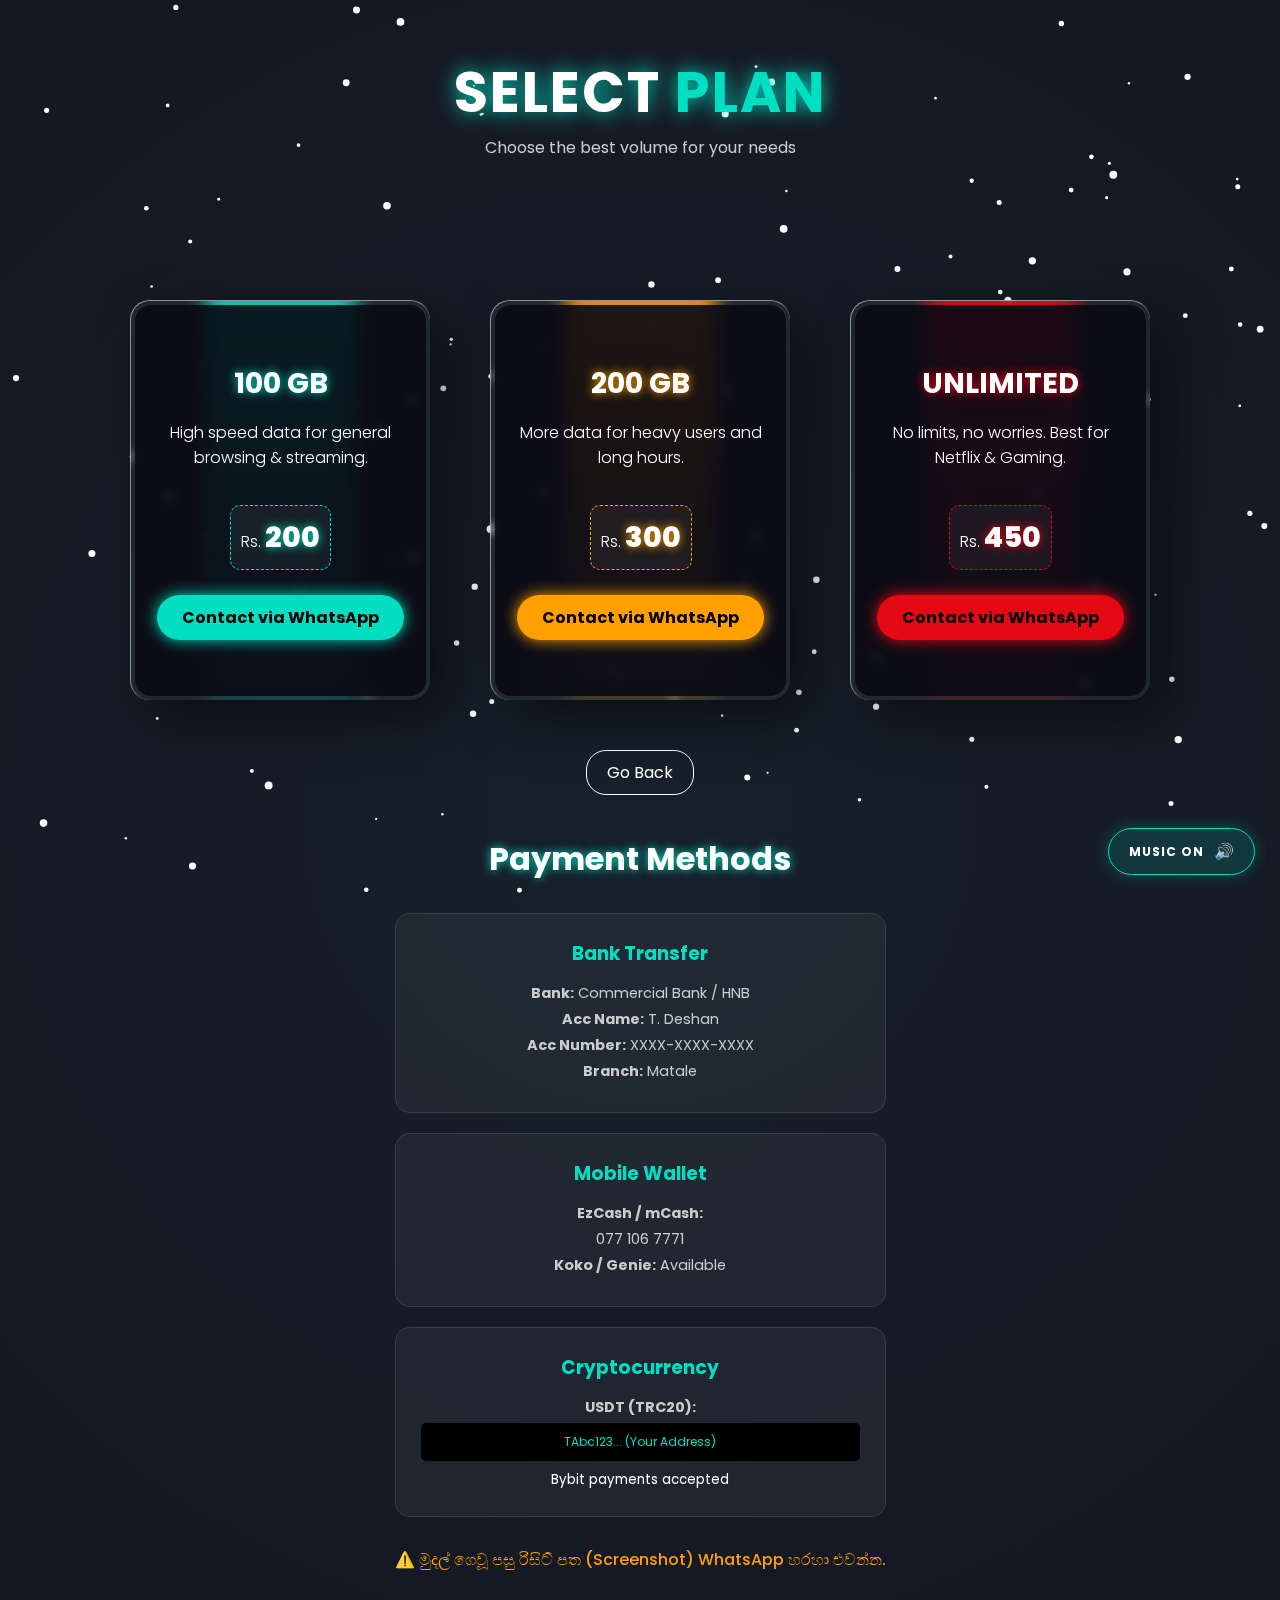
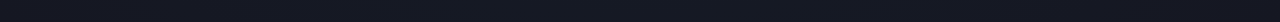
<file: pricing.html>
<!DOCTYPE html>
<html lang="en">
<head>
    <meta charset="UTF-8">
    <meta name="viewport" content="width=device-width, initial-scale=1.0">
    <title>Select Your Plan | V2Ray Store</title>
    <link rel="stylesheet" href="style.css">
    <link href="https://fonts.googleapis.com/css2?family=Poppins:wght@300;600;800&display=swap" rel="stylesheet">
</head>
<body>
    <canvas id="particleCanvas"></canvas>

    <header>
        <h1 class="logo">SELECT <span>PLAN</span></h1>
        <p>Choose the best volume for your needs</p>
    </header>

    <div class="container">
        <div class="card" style="--clr:#00dfc1;">
            <div class="content">
                <h3>100 GB</h3>
                <p>High speed data for general browsing & streaming.</p>
                <div class="price-tag">
                    <span class="currency">Rs.</span>
                    <span class="amount">200</span>
                   
                </div>
                <a href="https://wa.me/94771067771?text=I%20want%20to%20buy%20a%20V2Ray%20package100gb" class="whatsapp-btn">
    Contact via WhatsApp
</a>
            </div>
        </div>

        <div class="card" style="--clr:#ff9f00;">
            <div class="content">
                <h3>200 GB</h3>
                <p>More data for heavy users and long hours.</p>
                <div class="price-tag">
                    <span class="currency">Rs.</span>
                    <span class="amount">300</span>
                </div>
                <a href="https://wa.me/94771067771?text=I%20want%20to%20buy%20a%20V2Ray%20package200gb" class="whatsapp-btn">
    Contact via WhatsApp
</a>
            </div>
        </div>

        <div class="card" style="--clr:#e50914;">
            <div class="content">
                <h3>UNLIMITED</h3>
                <p>No limits, no worries. Best for Netflix & Gaming.</p>
                <div class="price-tag">
                    <span class="currency">Rs.</span>
                    <span class="amount">450</span>
                </div>
                <a href="https://wa.me/94771067771?text=I%20want%20to%20buy%20a%20V2Ray%20packageUNLIMITED" class="whatsapp-btn">
    Contact via WhatsApp
</a>
            </div>
        </div>
    </div>

    <div style="text-align: center; margin-top: 20px;">
        <a href="index.html" style="color: white; text-decoration: none; border: 1px solid white; padding: 10px 20px; border-radius: 20px;">Go Back</a>
    </div>

<section class="payment-container">
    <h2 class="section-title">Payment Methods</h2>
    <div class="payment-grid">
        <div class="pay-card">
            <h3>Bank Transfer</h3>
            <p><strong>Bank:</strong> Commercial Bank / HNB</p>
            <p><strong>Acc Name:</strong> T. Deshan</p>
            <p><strong>Acc Number:</strong> XXXX-XXXX-XXXX</p>
            <p><strong>Branch:</strong> Matale</p>
        </div>

        <div class="pay-card">
            <h3>Mobile Wallet</h3>
            <p><strong>EzCash / mCash:</strong></p>
            <p>077 106 7771</p>
            <p><strong>Koko / Genie:</strong> Available</p>
        </div>

        <div class="pay-card">
            <h3>Cryptocurrency</h3>
            <p><strong>USDT (TRC20):</strong></p>
            <p class="crypto-address">TAbc123... (Your Address)</p>
            <small>Bybit payments accepted</small>
        </div>
    </div>
    
    <div class="payment-note">
        <p>⚠️ මුදල් ගෙවූ පසු රිසිට් පත (Screenshot) WhatsApp හරහා එවන්න.</p>
    </div>
</section>

<audio id="bgAudio" loop preload="auto">
    <source src="bg-music1.mp3" type="audio/mpeg">
</audio>

<div id="music-control" class="music-fab" onclick="toggleMusic()">
    <span id="music-status-text">MUSIC ON</span>
    <i id="music-icon">🔊</i>
</div>






    <script src="script.js"></script>
</body>
</html>
</file>
<file: style.css>
* {
    margin: 0;
    padding: 0;
    box-sizing: border-box;
    font-family: 'Poppins', sans-serif;
}

body {
    display: flex;
    flex-direction: column;
    justify-content: center;
    align-items: center;
    min-height: 100vh;
    background: #091921;
    overflow-x: hidden;
}

header {
    text-align: center;
    margin-bottom: 50px;
    z-index: 10;
    animation: fadeInDown 1s ease;
}

header h1 {
    color: #fff;
    font-size: 3rem;
    letter-spacing: 2px;
}

header h1 span {
    color: #00dfc1;
}

header p {
    color: #ccc;
}

/* Background Animation Blobs */
.background-blobs {
    position: absolute;
    width: 100%;
    height: 100%;
    overflow: hidden;
    z-index: -1;
}

.background-blobs::before {
    content: '';
    position: absolute;
    top: 10%;
    left: 10%;
    width: 300px;
    height: 300px;
    background: linear-gradient(#ff22bb, #2196f3);
    border-radius: 50%;
    filter: blur(80px);
    animation: move 10s infinite alternate;
}

@keyframes move {
    from { transform: translate(0, 0); }
    to { transform: translate(200px, 100px); }
}

.container {
    position: relative;
    display: flex;
    justify-content: center;
    align-items: center;
    max-width: 1200px;
    flex-wrap: wrap;
    z-index: 1;
}

.card {
    position: relative;
    width: 280px;
    height: 400px;
    margin: 30px;
    box-shadow: 20px 20px 50px rgba(0,0,0,0.5);
    border-radius: 15px;
    background: rgba(255, 255, 255, 0.1);
    display: flex;
    justify-content: center;
    align-items: center;
    border-top: 1px solid rgba(255,255,255,0.5);
    border-left: 1px solid rgba(255,255,255,0.5);
    backdrop-filter: blur(5px);
    transition: 0.5s;
    overflow: hidden;
    animation: fadeInUp 1s ease forwards;
}

.card:hover {
    transform: translateY(-20px);
    background: rgba(255, 255, 255, 0.2);
}

.content {
    padding: 20px;
    text-align: center;
    transition: 0.5s;
}

.content h2 {
    position: absolute;
    top: -10px;
    right: 30px;
    font-size: 8rem;
    color: rgba(255,255,255,0.05);
    pointer-events: none;
}

.content h3 {
    font-size: 1.8rem;
    color: #fff;
    z-index: 1;
}

.content p {
    font-size: 1rem;
    color: #fff;
    font-weight: 300;
    margin: 10px 0 20px;
}

.content a {
    position: relative;
    display: inline-block;
    padding: 8px 20px;
    margin-top: 15px;
    background: #fff;
    color: #000;
    border-radius: 20px;
    text-decoration: none;
    font-weight: 500;
    box-shadow: 0 5px 15px rgba(0,0,0,0.2);
    transition: 0.3s;
}

.content a:hover {
    background: var(--clr);
    color: #fff;
    box-shadow: 0 5px 15px var(--clr);
}

/* Keyframe Animations */
@keyframes fadeInUp {
    from { opacity: 0; transform: translateY(50px); }
    to { opacity: 1; transform: translateY(0); }
}

@keyframes fadeInDown {
    from { opacity: 0; transform: translateY(-50px); }
    to { opacity: 1; transform: translateY(0); }
}

/* Card එක වටේ කැරකෙන Animated Border එක */
.card {
    position: relative;
    width: 280px;
    height: 400px;
    margin: 30px;
    display: flex;
    justify-content: center;
    align-items: center;
    background: rgba(255, 255, 255, 0.05); /* ඉතාමත් විනිවිද පෙනෙන */
    border-radius: 20px;
    overflow: hidden; /* Border එක එළියට යන එක නතර කිරීමට */
    transition: 0.5s;
}

/* කැරකෙන පාට ඉර (The Rotating Light) */
.card::before {
    content: '';
    position: absolute;
    width: 150px;
    height: 140%;
    background: linear-gradient(var(--clr), #fff);
    animation: rotate 4s linear infinite;
    filter: blur(10px);
}

/* ඇතුලේ තියෙන අඳුරු Glass තට්ටුව */
.card::after {
    content: '';
    position: absolute;
    inset: 4px; /* Border එකේ පළල */
    background: #091921;
    border-radius: 16px;
    z-index: 1;
}

/* Content එක ඉහළට ගැනීමට */
.content {
    position: relative;
    z-index: 2;
    padding: 20px;
    text-align: center;
}

/* Card එක උඩට Mouse එක ගෙනියද්දී Glow වෙන Effect එක */
.card:hover {
    transform: translateY(-15px) scale(1.02);
    box-shadow: 0 0 50px var(--clr);
}

/* පාවෙන (Floating) Animation එකක් Background එකට */
@keyframes rotate {
    0% { transform: rotate(0deg); }
    100% { transform: rotate(360deg); }
}

/* Title එකේ Glow එක */
.content h3 {
    color: #fff;
    font-size: 1.8rem;
    text-shadow: 0 0 10px var(--clr);
    margin-bottom: 15px;
}

/* Buy Now Button එකටත් Glow එකක් */
.content a {
    background: var(--clr);
    color: #000;
    font-weight: bold;
    box-shadow: 0 0 20px var(--clr);
    border: none;
}

.content a:hover {
    background: #fff;
    color: #000;
    box-shadow: 0 0 40px #fff;
}
header h1 {
    font-size: 4rem;
    color: #fff;
    text-transform: uppercase;
    text-shadow: 0 0 20px #00dfc1, 0 0 40px #00dfc1;
    animation: pulse 2s infinite alternate;
}

@keyframes pulse {
    from { opacity: 0.8; }
    to { opacity: 1; text-shadow: 0 0 30px #00dfc1, 0 0 60px #00dfc1; }
}


* {
    margin: 0;
    padding: 0;
    box-sizing: border-box;
    font-family: 'Poppins', sans-serif;
}

body {
    background: #050505;
    min-height: 100vh;
    overflow-x: hidden;
    color: white;
}

#particleCanvas {
    position: fixed;
    top: 0;
    left: 0;
    width: 100%;
    height: 100%;
    z-index: -1;
}

header {
    text-align: center;
    padding: 50px 20px;
}

header h1 {
    font-size: 3.5rem;
    text-shadow: 0 0 20px #00dfc1;
}

.container {
    display: flex;
    justify-content: center;
    align-items: center;
    flex-wrap: wrap;
    max-width: 1300px;
    margin: 0 auto;
}

.card {
    position: relative;
    width: 300px;
    height: 400px;
    margin: 20px;
    background: rgba(255, 255, 255, 0.05);
    border-radius: 20px;
    overflow: hidden;
    display: flex;
    justify-content: center;
    align-items: center;
    transition: 0.5s;
}

.card::before {
    content: '';
    position: absolute;
    width: 150px;
    height: 140%;
    background: linear-gradient(var(--clr), transparent);
    animation: rotate 4s linear infinite;
}

.card::after {
    content: '';
    position: absolute;
    inset: 4px;
    background: #0a0a0a;
    border-radius: 16px;
    z-index: 1;
}

.content {
    position: relative;
    z-index: 2;
    padding: 20px;
    text-align: center;
}

@keyframes rotate {
    0% { transform: rotate(0deg); }
    100% { transform: rotate(360deg); }
}

.content a {
    display: inline-block;
    margin-top: 20px;
    padding: 10px 25px;
    background: var(--clr);
    color: #000;
    text-decoration: none;
    border-radius: 30px;
    font-weight: bold;
    box-shadow: 0 0 15px var(--clr);
}


@keyframes float {
    0%, 100% { transform: translateY(0); }
    50% { transform: translateY(-15px); }
}

@keyframes glow {
    from { text-shadow: 0 0 10px #e50914, 0 0 20px #e50914; }
    to { text-shadow: 0 0 25px #e50914, 0 0 50px #ff0000; opacity: 0.8; }
}

/* Galaxy Background Styling */
body {
    background: radial-gradient(circle at center, #16202b 0%, #151722 100%);
    overflow-x: hidden;
}

/* Glass Card එක ඇතුළට පෙනෙන Galaxy පින්තූරයක් වැනි Effect එකක් */
.card::after {
    background: rgba(10, 10, 20, 0.9) url('https://www.transparenttextures.com/patterns/stardust.png');
}


/* Price Tag Styling */
.price-tag {
    margin: 15px 0;
    padding: 10px;
    background: rgba(255, 255, 255, 0.05);
    border-radius: 10px;
    display: inline-block;
    border: 1px dashed var(--clr); /* Card එකේ පාටට අනුව ඉරක් වැටේ */
    transition: 0.3s;
}

.price-tag:hover {
    background: rgba(255, 255, 255, 0.1);
    transform: scale(1.1);
}

.currency {
    font-size: 1rem;
    color: #fff;
    font-weight: 300;
}

.amount {
    font-size: 1.8rem;
    font-weight: 800;
    color: #fff;
    text-shadow: 0 0 10px var(--clr); /* ගණන බැබළෙන්න */
}

.duration {
    font-size: 0.9rem;
    color: #ccc;
}

/* Buy Now Button එක තවත් පහළට ගන්න */
.content a {
    margin-top: 10px;
}


.owner-container {
    display: flex;
    justify-content: center;
    align-items: center;
    padding: 100px 20px;
    perspective: 1000px;
}

.profile-card {
    position: relative;
    width: 380px;
    height: 480px;
    background: #060c1f;
    border-radius: 20px;
    overflow: hidden;
    transition: 0.5s;
    border: 1px solid rgba(0, 223, 193, 0.4);
}

.profile-card:hover {
    transform: translateY(-10px) rotateX(5deg);
    box-shadow: 0 10px 40px rgba(0, 223, 193, 0.3);
}

.glass-bg {
    position: absolute;
    top: 0;
    left: 0;
    width: 100%;
    height: 120px;
    background: linear-gradient(45deg, #00dfc1, #2196f3);
}

.profile-content {
    position: relative;
    z-index: 10;
    display: flex;
    flex-direction: column;
    align-items: center;
    padding-top: 60px;
}

.img-box {
    width: 120px;
    height: 120px;
    border-radius: 50%;
    border: 5px solid #060c1f;
    overflow: hidden;
    background: #060c1f;
}

.img-box img {
    width: 100%;
    height: 200%;
    object-fit: cover;
}

.details {
    padding: 20px;
    text-align: center;
}

.details h2 {
    font-size: 1.5rem;
    color: #fff;
}

.details h2 span {
    display: block;
    font-size: 0.9rem;
    color: #00dfc1;
    font-weight: 400;
}

.details p {
    color: #ccc;
    font-size: 0.85rem;
    margin: 10px 0;
}

.status {
    font-size: 0.8rem;
    color: #25d366;
    background: rgba(37, 211, 102, 0.1);
    padding: 5px 12px;
    border-radius: 20px;
    display: inline-block;
    margin-bottom: 15px;
}

.status .dot {
    height: 8px;
    width: 8px;
    background-color: #25d366;
    border-radius: 50%;
    display: inline-block;
    margin-right: 5px;
    animation: blink 1.5s infinite;
}

@keyframes blink {
    0% { opacity: 1; }
    50% { opacity: 0.3; }
    100% { opacity: 1; }
}

hr {
    border: 0;
    height: 1px;
    background: rgba(255, 255, 255, 0.1);
    margin: 15px 0;
}

.contact-grid {
    display: flex;
    justify-content: space-around;
    margin-bottom: 20px;
}

.contact-item small {
    display: block;
    color: #777;
    font-size: 0.7rem;
}

.contact-item span {
    color: #fff;
    font-size: 0.85rem;
}

.btn-group {
    display: flex;
    gap: 10px;
}

.btn-wa, .btn-tg {
    text-decoration: none;
    padding: 10px 20px;
    border-radius: 8px;
    font-size: 0.85rem;
    font-weight: bold;
    color: #fff;
    transition: 0.3s;
}

.btn-wa { background: #00dfc1; color: #000; }
.btn-tg { border: 1px solid #00dfc1; color: #00dfc1; }

.btn-wa:hover { box-shadow: 0 0 20px #00dfc1; }
.btn-tg:hover { background: #00dfc1; color: #000; }


/* Hero Section Adjustments */
.hero-section {
    margin-top: 120px; /* Space for fixed navbar */
}

/* Footer Styling */
footer {
    width: 100%;
    text-align: center;
    padding: 40px 0;
    background: #050505;
    color: #555;
    font-size: 0.9rem;
}

.payment-container {
    padding: 50px 20px;
    text-align: center;
    max-width: 1000px;
    margin: 0 auto;
}

.section-title {
    color: #fff;
    margin-bottom: 30px;
    font-size: 2rem;
    text-shadow: 0 0 10px #00dfc1;
}

.payment-grid {
    display: grid;
    grid-template-columns: repeat(auto-fit, minmax(280px, 1fr));
    gap: 20px;
}

.pay-card {
    background: rgba(255, 255, 255, 0.05);
    padding: 25px;
    border-radius: 15px;
    border: 1px solid rgba(255, 255, 255, 0.1);
    transition: 0.3s;
}

.pay-card:hover {
    border-color: #00dfc1;
    background: rgba(0, 223, 193, 0.05);
}

.pay-card h3 {
    color: #00dfc1;
    margin-bottom: 15px;
}

.pay-card p {
    font-size: 0.9rem;
    margin: 5px 0;
    color: #ccc;
}

.crypto-address {
    font-size: 0.75rem !important;
    word-break: break-all;
    background: #000;
    padding: 10px;
    border-radius: 5px;
    color: #00dfc1 !important;
}

.payment-note {
    margin-top: 30px;
    color: #ff9f00;
    font-weight: 500;
}

.music-fab {
    position: fixed;
    bottom: 25px;
    right: 25px;
    background: rgba(0, 223, 193, 0.15);
    border: 1px solid #00dfc1;
    padding: 10px 20px;
    border-radius: 30px;
    display: flex;
    align-items: center;
    gap: 10px;
    cursor: pointer;
    z-index: 9999;
    backdrop-filter: blur(5px);
    transition: 0.3s;
    box-shadow: 0 0 15px rgba(0, 223, 193, 0.3);
}

.music-fab:hover {
    background: #00dfc1;
    color: #000;
}

#music-status-text {
    font-size: 12px;
    font-weight: bold;
    letter-spacing: 1px;
}

#music-icon {
    font-style: normal;
}


.server-status-container {
    width: 100%;
    max-width: 400px;
    margin: 20px auto;
    padding: 0 15px;
}

.status-card {
    background: rgba(255, 255, 255, 0.05);
    border: 1px solid rgba(255, 255, 255, 0.1);
    backdrop-filter: blur(10px);
    border-radius: 15px;
    padding: 20px;
}

.status-card h4 {
    color: #fff;
    margin-bottom: 15px;
    font-size: 0.9rem;
    text-transform: uppercase;
    letter-spacing: 1px;
}

.stat-item {
    display: flex;
    align-items: center;
    justify-content: space-between;
    margin-bottom: 12px;
    color: #ccc;
    font-size: 0.85rem;
}

.progress-bar {
    flex-grow: 1;
    height: 6px;
    background: rgba(255, 255, 255, 0.1);
    margin: 0 15px;
    border-radius: 10px;
    overflow: hidden;
}

.progress {
    height: 100%;
    background: #00dfc1;
    box-shadow: 0 0 10px #00dfc1;
}

.stat-val {
    min-width: 60px;
    text-align: right;
    font-weight: 600;
}

.online-indicator-box {
    background: rgba(255, 255, 255, 0.05);
    border: 1px solid rgba(0, 223, 193, 0.3);
    padding: 10px 20px;
    border-radius: 50px;
    display: flex;
    align-items: center;
    gap: 12px;
    margin: 20px auto;
    width: fit-content;
    backdrop-filter: blur(5px);
}

.live-dot {
    width: 10px;
    height: 10px;
    background-color: #00dfc1;
    border-radius: 50%;
    box-shadow: 0 0 10px #00dfc1;
    animation: blink 1.5s infinite;
}

@keyframes blink {
    0% { opacity: 1; }
    50% { opacity: 0.3; }
    100% { opacity: 1; }
}

.online-label {
    color: #ccc;
    font-size: 0.9rem;
    font-weight: 400;
}

.online-number {
    color: #fff;
    font-weight: 800;
    font-size: 1.1rem;
    font-family: 'monospace';
}

::-webkit-scrollbar {
    width: 8px;
}
::-webkit-scrollbar-track {
    background: #091921;
}
::-webkit-scrollbar-thumb {
    background: #00dfc1;
    border-radius: 10px;
}

/* --- New Premium Navbar Style --- */
.navbar {
    position: fixed;
    top: 20px;
    left: 50%;
    transform: translateX(-50%);
    
    /* මෙන්න මේ අගයන් දෙක වැඩි කරන්න */
    width: 95%;           /* තිරයේ පළලින් කොච්චර ඉඩක් ගන්නවද කියන එක (90% සිට 95% දක්වා) */
    max-width: 1300px;    /* උපරිම දිග (1000px සිට 1300px හෝ 1400px දක්වා වැඩි කරන්න) */
    
    background: rgba(255, 255, 255, 0.05);
    backdrop-filter: blur(15px);
    border: 1px solid rgba(255, 255, 255, 0.1);
    border-radius: 50px;
    padding: 12px 40px;   /* දෙපැත්තට තව ටිකක් padding එකතු කළාම ලස්සනයි */
    z-index: 1000;
    transition: 0.4s ease;
}

.nav-container {
    display: flex;
    justify-content: space-between; /* ලාංඡනය සහ ලින්ක් දෙපැත්තට තල්ලු කරයි */
    align-items: center;
    width: 100%;
}

.nav-logo {
    color: #fff;
    font-weight: 800;
    font-size: 1.3rem;
    letter-spacing: 1px;
}

.nav-logo span {
    color: #00dfc1;
}

.nav-links {
    display: flex;
    list-style: none;
    gap: 25px;
}

.nav-item {
    text-decoration: none;
    color: rgba(255, 255, 255, 0.7);
    font-weight: 500;
    font-size: 0.9rem;
    position: relative;
    transition: 0.3s;
}

/* Hover effect */
.nav-item:hover, .nav-item.active {
    color: #00dfc1;
}

/* යටින් ඇඳී එන ඉර */
.nav-item::after {
    content: '';
    position: absolute;
    width: 0;
    height: 2px;
    bottom: -5px;
    left: 0;
    background: #00dfc1;
    transition: 0.3s ease;
    box-shadow: 0 0 10px #00dfc1;
}

.nav-item:hover::after, .nav-item.active::after {
    width: 100%;
}

/* Navbar එකට උඩින් Content එක වැසීම වැළැක්වීමට */
.hero-section {
    margin-top: 120px !important;
}

/* Scrolling Animation - JS එකෙන් වැඩ කරයි */
.navbar.scrolled {
    top: 10px;
    width: 85%;
    padding: 8px 30px;
    background: rgba(0, 0, 0, 0.7);
    border-color: rgba(0, 223, 193, 0.3);
}

/* --- Premium Owner Card Style --- */
.owner-section-premium {
    padding: 80px 20px;
    display: flex;
    justify-content: center;
    position: relative;
    z-index: 5;
}

.admin-card-wrapper {
    position: relative;
    width: 100%;
    max-width: 450px;
    background: rgba(255, 255, 255, 0.03);
    backdrop-filter: blur(20px);
    border: 1px solid rgba(255, 255, 255, 0.1);
    border-radius: 30px;
    padding: 40px 30px;
    overflow: hidden;
    transition: 0.5s ease;
}

/* පිටුපස බැබළෙන Effect එක */
.glow-bg {
    position: absolute;
    top: -50%;
    left: -50%;
    width: 200%;
    height: 200%;
    background: radial-gradient(circle, rgba(0, 223, 193, 0.1) 0%, transparent 60%);
    z-index: -1;
}

.admin-card-content {
    display: flex;
    flex-direction: column;
    align-items: center;
    text-align: center;
}

.profile-img-container {
    position: relative;
    width: 130px;
    height: 130px;
    margin-bottom: 10px;
}

.profile-img-container img {
    width: 100%;
    height: 100%;
    border-radius: 50%;
    object-fit: cover;
    object-position: center 20%; /* මේ අගය 15% - 20% අතර තැබීමෙන් ඔළුව ලස්සනට පේනවා */
}

/* කැරකෙන Animated Ring එක */
.online-ring {
    position: absolute;
    top: -5px;
    left: -5px;
    right: -5px;
    bottom: -5px;
    border: 2px solid #00dfc1;
    border-radius: 50%;
    border-top-color: transparent;
    animation: rotateRing 3s linear infinite;
}

@keyframes rotateRing {
    to { transform: rotate(360deg); }
}

.admin-info h2 {
    font-size: 1.8rem;
    color: #fff;
    margin-bottom: 5px;
}

.admin-tag {
    color: #00dfc1;
    font-size: 0.9rem;
    background: rgba(0, 223, 193, 0.1);
    padding: 5px 15px;
    border-radius: 20px;
    display: inline-block;
    margin-bottom: 25px;
}

.admin-stats-grid {
    display: flex;
    gap: 15px;
    margin-bottom: 30px;
}

.stat-box {
    background: rgba(255, 255, 255, 0.05);
    padding: 10px 20px;
    border-radius: 15px;
    border: 1px solid rgba(255, 255, 255, 0.05);
}

.stat-label {
    display: block;
    font-size: 0.75rem;
    color: #888;
}

.stat-value {
    color: #fff;
    font-weight: 700;
}

.admin-actions {
    display: flex;
    gap: 15px;
    width: 100%;
}

.btn-premium {
    flex: 1;
    display: flex;
    align-items: center;
    justify-content: center;
    gap: 8px;
    padding: 12px;
    border-radius: 15px;
    text-decoration: none;
    color: #fff;
    font-weight: 600;
    font-size: 0.9rem;
    transition: 0.3s;
}

.wa-glow {
    background: rgba(37, 211, 102, 0.1);
    border: 1px solid rgba(37, 211, 102, 0.5);
}

.wa-glow:hover {
    background: #25d366;
    color: #000;
    box-shadow: 0 0 20px rgba(37, 211, 102, 0.4);
}

.tg-glow {
    background: rgba(0, 136, 204, 0.1);
    border: 1px solid rgba(0, 136, 204, 0.5);
}

.tg-glow:hover {
    background: #0088cc;
    box-shadow: 0 0 20px rgba(0, 136, 204, 0.4);
}   



#loader-overlay {
    position: fixed;
    inset: 0;
    background: #050505;
    z-index: 10000;
    display: flex;
    justify-content: center;
    align-items: center;
    transition: clip-path 1.2s cubic-bezier(0.8, 0, 0.2, 1); /* ලස්සනට ඉවත් වීමට */
}

.welcome-text {
    font-size: 4rem;
    font-weight: 800;
    color: #fff;
    letter-spacing: 10px;
    opacity: 0;
    transform: translateY(20px);
    animation: textAppear 1s forwards;
}

.welcome-text span {
    color: #00dfc1;
    text-shadow: 0 0 30px #00dfc1;
}

.line-loader {
    width: 0;
    height: 2px;
    background: #00dfc1;
    margin: 20px auto;
    box-shadow: 0 0 15px #00dfc1;
    animation: lineGrow 1.5s forwards 0.5s;
}

.status-msg {
    color: #444;
    font-size: 0.7rem;
    letter-spacing: 3px;
    animation: fadeIn 2s infinite alternate;
}

/* Animations */
@keyframes textAppear {
    to { opacity: 1; transform: translateY(0); }
}

@keyframes lineGrow {
    to { width: 100%; }
}

@keyframes fadeIn {
    from { opacity: 0.2; }
    to { opacity: 0.8; }
}

/* Loader එක ඉවත් වන ආකාරය - "Shutter" effect එකක් */
.loader-finished {
    clip-path: circle(0% at 50% 50%);
}



/* style.css ගොනුවේ මෙම කොටස් සොයා වෙනස් කරන්න */

.hero-section {
    margin-top: 100px !important; /* Navbar එකට යටින් ඉඩ තැබීමට */
    display: flex;
    flex-direction: column;
    align-items: center;
}

.container {
    display: flex;
    justify-content: center;
    align-items: flex-start; /* Cards එකම මට්ටමක තැබීමට */
    flex-wrap: wrap;
    gap: 20px;
    padding: 20px;
}

.card {
    height: auto; /* Fixed height එක ඉවත් කර content එක අනුව හැඩගැසීමට ඉඩ දෙන්න */
    min-height: 400px;
    position: relative;
}



.profile-img-container {
    width: 150px; /* ඔබට අවශ්‍ය ප්‍රමාණය */
    height: 150px;
    border-radius: 50%;
    overflow: hidden;
    margin: 0 auto 15px; /* මැදට ගැනීමට */
}

.profile-img-container img {
    width: 100%;
    height: 100%;
    object-fit: cover; /* පින්තූරය ඇදී යාම වැළැක්වීමට */
}
</file>
